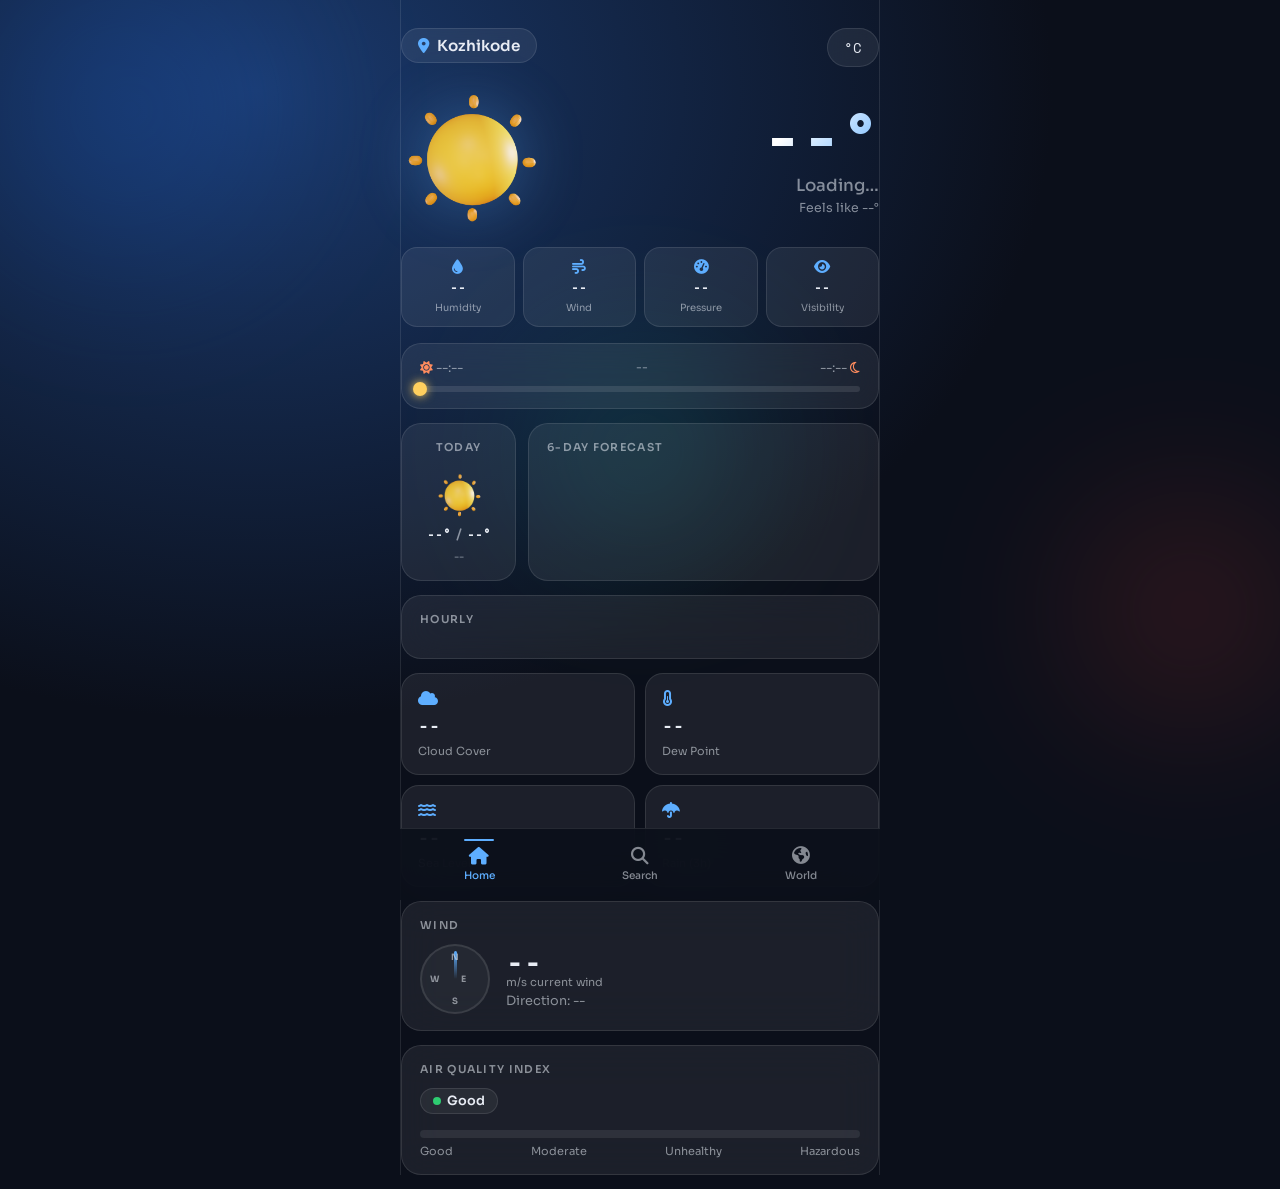
<file: Weather/index.html>
<!DOCTYPE html>
<html lang="en">
<head>
  <meta charset="UTF-8"/>
  <meta name="viewport" content="width=device-width,initial-scale=1.0"/>
  <link rel="icon" type="image/png" href="img/icon.png"/>
  <link rel="stylesheet" href="https://cdnjs.cloudflare.com/ajax/libs/font-awesome/6.4.0/css/all.min.css"/>
  <link href="https://fonts.googleapis.com/css2?family=Sora:wght@300;400;500;600;700&family=Space+Mono:wght@400;700&display=swap" rel="stylesheet"/>
  <link rel="stylesheet" href="css/style.css"/>
  <title>Nimbus Weather</title>
</head>
<body>

<!-- ═══ WEATHER BACKGROUND ═══ -->
<div id="weather-bg">
  <div class="bg-orbs">
    <div class="orb orb-1"></div>
    <div class="orb orb-2"></div>
    <div class="orb orb-3"></div>
  </div>
  <div class="rain-wrap" id="rain-wrap"></div>
  <div class="snow-wrap" id="snow-wrap"></div>
  <div class="cloud-drift" id="cloud-drift"></div>
  <div class="sun-rays" id="sun-rays"></div>
  <div class="lightning-flash"></div>
</div>

<!-- ═══ SKELETON ═══ -->
<div id="skeleton-screen">
  <div class="sk-header">
    <div class="sk sk-pill"></div>
    <div class="sk sk-btn"></div>
  </div>
  <div class="sk-hero">
    <div class="sk sk-icon"></div>
    <div class="sk-temp-block">
      <div class="sk sk-temp"></div>
      <div class="sk sk-desc"></div>
      <div class="sk sk-feels"></div>
    </div>
  </div>
  <div class="sk-pills">
    <div class="sk sk-pill-item"></div>
    <div class="sk sk-pill-item"></div>
    <div class="sk sk-pill-item"></div>
    <div class="sk sk-pill-item"></div>
  </div>
  <div class="sk sk-card" style="height:72px;"></div>
  <div class="sk-cards-row">
    <div class="sk sk-today"></div>
    <div class="sk sk-forecast">
      <div class="sk sk-card-title"></div>
      <div class="sk-fc-row">
        <div class="sk sk-fc-item"></div>
        <div class="sk sk-fc-item"></div>
        <div class="sk sk-fc-item"></div>
        <div class="sk sk-fc-item"></div>
      </div>
    </div>
  </div>
  <div class="sk sk-hourly">
    <div class="sk sk-card-title"></div>
    <div class="sk-hr-row">
      <div class="sk sk-hr-item"></div><div class="sk sk-hr-item"></div>
      <div class="sk sk-hr-item"></div><div class="sk sk-hr-item"></div>
      <div class="sk sk-hr-item"></div>
    </div>
  </div>
  <div class="sk-details">
    <div class="sk sk-detail-item"></div><div class="sk sk-detail-item"></div>
    <div class="sk sk-detail-item"></div><div class="sk sk-detail-item"></div>
  </div>
  <div class="sk sk-extra">
    <div class="sk sk-card-title"></div>
    <div class="sk-extra-row">
      <div class="sk sk-extra-item"></div>
      <div class="sk sk-extra-item"></div>
      <div class="sk sk-extra-item"></div>
    </div>
  </div>
</div>

<!-- ═══ APP ═══ -->
<div id="app">

  <header class="app-header">
    <div class="header-left">
      <div class="location-pill">
        <i class="fa-solid fa-location-dot pulse-icon"></i>
        <span id="city-name">Detecting…</span>
      </div>
      <div id="last-updated" class="last-updated"></div>
    </div>
    <button class="unit-toggle" id="unit-toggle"><span id="unit-label">°C</span></button>
  </header>

  <section class="hero-section">
    <div class="hero-icon-wrap">
      <div class="icon-glow" id="icon-glow"></div>
      <img class="hero-icon float-anim" id="hero-icon" src="img/sun.png" alt="weather"/>
    </div>
    <div class="hero-temp-block">
      <div class="hero-temp" id="hero-temp">--°</div>
      <div class="hero-desc" id="hero-desc">Loading…</div>
      <div class="hero-feels" id="hero-feels">Feels like --°</div>
    </div>
  </section>

  <div class="stat-pills">
    <div class="pill"><i class="fa-solid fa-droplet"></i><span id="stat-humidity">--</span><small>Humidity</small></div>
    <div class="pill"><i class="fa-solid fa-wind"></i><span id="stat-wind">--</span><small>Wind</small></div>
    <div class="pill"><i class="fa-solid fa-gauge-high"></i><span id="stat-pressure">--</span><small>Pressure</small></div>
    <div class="pill"><i class="fa-solid fa-eye"></i><span id="stat-visibility">--</span><small>Visibility</small></div>
  </div>

  <!-- Sun Arc -->
  <div class="glass-card sun-card">
    <div class="sun-arc-label">
      <div><i class="fa-solid fa-sun"></i> <span id="sunrise-time">--:--</span></div>
      <div class="arc-center-label" id="sun-arc-time">--</div>
      <div><span id="sunset-time">--:--</span> <i class="fa-regular fa-moon"></i></div>
    </div>
    <div class="sun-arc-track">
      <div class="sun-arc-bar" id="sun-arc-bar"></div>
      <div class="sun-dot" id="sun-dot"></div>
    </div>
  </div>

  <!-- Today + 6-day -->
  <div class="cards-row">
    <div class="glass-card today-card">
      <div class="card-title">TODAY</div>
      <img class="forecast-img" id="today-icon" src="img/sun.png" alt=""/>
      <div class="today-temps">
        <span id="today-min">--°</span><span class="sep">/</span><span id="today-max">--°</span>
      </div>
      <div class="today-label" id="today-label">--</div>
    </div>
    <div class="glass-card forecast-card">
      <div class="card-title">6-DAY FORECAST</div>
      <div class="forecast-scroll" id="forecast-box"></div>
    </div>
  </div>

  <!-- Hourly -->
  <div class="glass-card hourly-card">
    <div class="card-title">HOURLY</div>
    <div class="hourly-scroll" id="hourly-box"></div>
  </div>

  <!-- Details Grid -->
  <div class="details-grid">
    <div class="detail-tile"><i class="fa-solid fa-cloud"></i><div class="detail-val" id="detail-cloud">--</div><div class="detail-lbl">Cloud Cover</div></div>
    <div class="detail-tile"><i class="fa-solid fa-temperature-half"></i><div class="detail-val" id="detail-dew">--</div><div class="detail-lbl">Dew Point</div></div>
    <div class="detail-tile"><i class="fa-solid fa-water"></i><div class="detail-val" id="detail-sea">--</div><div class="detail-lbl">Sea Level</div></div>
    <div class="detail-tile"><i class="fa-solid fa-umbrella"></i><div class="detail-val" id="detail-rain">--</div><div class="detail-lbl">Rain (3h)</div></div>
  </div>

  <!-- Wind Compass Card -->
  <div class="glass-card wind-card">
    <div class="card-title">WIND</div>
    <div class="wind-compass-row">
      <div class="compass">
        <div class="compass-needle" id="compass-needle"></div>
        <div class="compass-dirs">
          <span class="dir-n">N</span><span class="dir-s">S</span>
          <span class="dir-e">E</span><span class="dir-w">W</span>
        </div>
      </div>
      <div class="wind-info">
        <div class="wind-speed-big" id="wind-speed-big">--</div>
        <div class="wind-unit-small">m/s current wind</div>
        <div class="wind-dir-text" id="wind-dir-text">Direction: --</div>
        <div class="wind-gust" id="wind-gust"></div>
      </div>
    </div>
  </div>

  <!-- Air Quality placeholder card -->
  <div class="glass-card aqi-card">
    <div class="card-title">AIR QUALITY INDEX</div>
    <div class="aqi-badge"><div class="aqi-dot" id="aqi-dot" style="background:#2ecc71"></div><span id="aqi-label">Good</span></div>
    <div class="aqi-bar-wrap"><div class="aqi-bar" id="aqi-bar" style="background:#2ecc71;width:0%"></div></div>
    <div class="aqi-label-row"><span>Good</span><span>Moderate</span><span>Unhealthy</span><span>Hazardous</span></div>
  </div>

</div><!-- #app -->

<!-- Skeleton Nav -->
<nav class="bottom-nav">
  <a href="index.html" class="nav-item active"><i class="fa-solid fa-house"></i><span>Home</span></a>
  <a href="search.html" class="nav-item"><i class="fa-solid fa-magnifying-glass"></i><span>Search</span></a>
  <a href="world.html" class="nav-item"><i class="fa-solid fa-earth-americas"></i><span>World</span></a>
</nav>

<script src="js/main.js"></script>
</body>
</html>
</file>
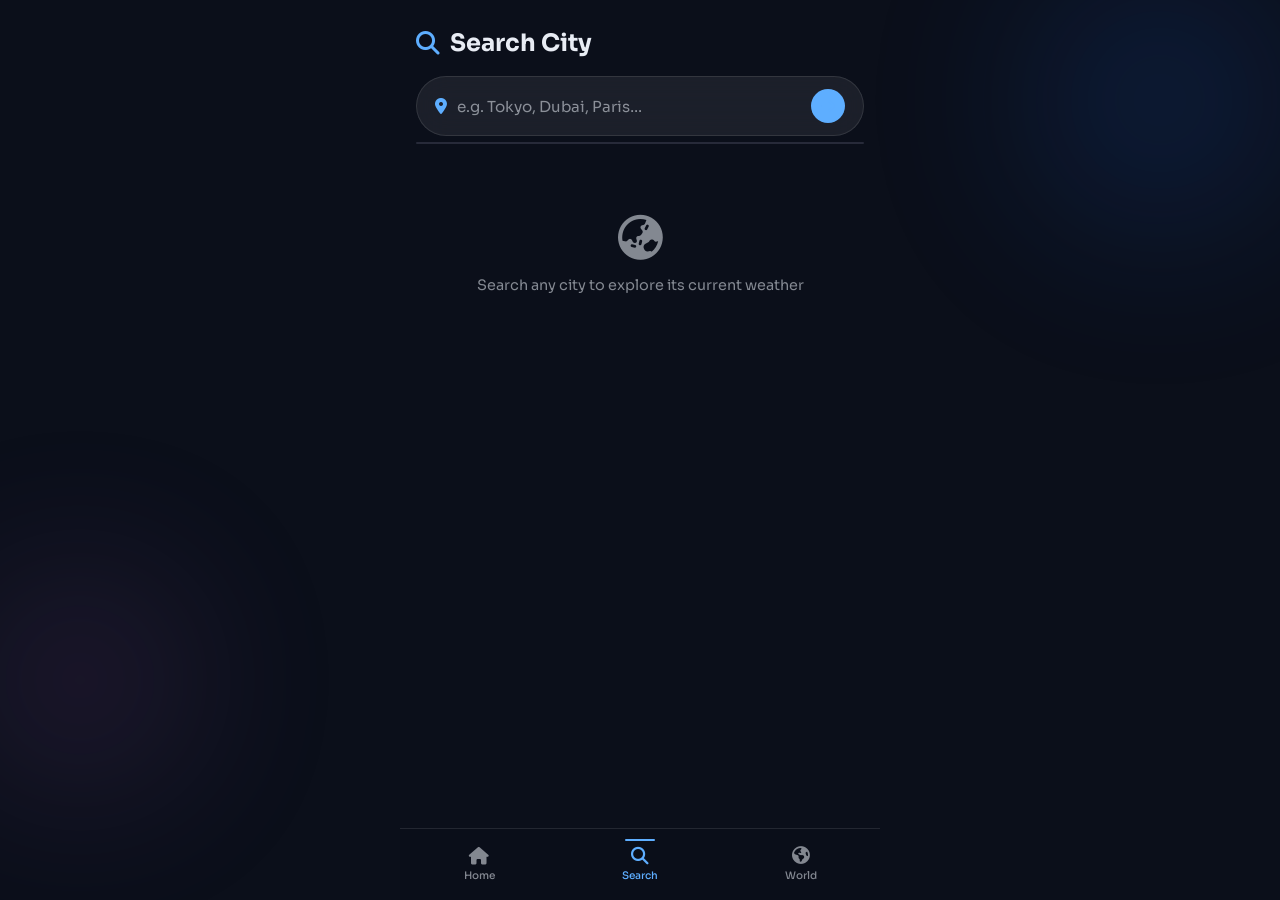
<file: Weather/search.html>
<!DOCTYPE html>
<html lang="en">
<head>
  <meta charset="UTF-8"/>
  <meta name="viewport" content="width=device-width,initial-scale=1.0"/>
  <link rel="icon" type="image/png" href="img/icon.png"/>
  <link rel="stylesheet" href="https://cdnjs.cloudflare.com/ajax/libs/font-awesome/6.4.0/css/all.min.css"/>
  <link href="https://fonts.googleapis.com/css2?family=Sora:wght@300;400;500;600;700&family=Space+Mono:wght@400;700&display=swap" rel="stylesheet"/>
  <link rel="stylesheet" href="css/search.css"/>
  <title>Nimbus — Search</title>
</head>
<body>
<div class="bg-orbs">
  <div class="orb orb-1"></div>
  <div class="orb orb-2"></div>
</div>

<div id="app">
  <header class="page-header">
    <h1 class="page-title"><i class="fa-solid fa-magnifying-glass"></i> Search City</h1>
  </header>

  <div class="search-wrap">
    <div class="search-bar">
      <i class="fa-solid fa-location-dot"></i>
      <input class="search-input" id="search-input" type="text" placeholder="e.g. Tokyo, Dubai, Paris…" autocomplete="off"/>
      <button class="search-btn" id="search-btn"><i class="fa-solid fa-arrow-right"></i></button>
    </div>
    <div class="search-suggestions" id="suggestions"></div>
  </div>

  <!-- Skeleton (hidden by default, shown during search) -->
  <div id="search-skeleton" style="display:none;">
    <div class="glass-card" style="padding:20px;">
      <div style="display:flex;justify-content:space-between;align-items:flex-start;margin-bottom:16px;">
        <div><div class="sk" style="width:120px;height:22px;border-radius:8px;margin-bottom:8px;"></div><div class="sk" style="width:80px;height:14px;border-radius:6px;"></div></div>
        <div class="sk" style="width:50px;height:30px;border-radius:50px;"></div>
      </div>
      <div style="display:flex;align-items:center;gap:14px;">
        <div class="sk" style="width:90px;height:90px;border-radius:50%;flex-shrink:0;"></div>
        <div style="flex:1;display:flex;flex-direction:column;gap:10px;align-items:flex-end;">
          <div class="sk" style="width:100px;height:46px;border-radius:10px;"></div>
          <div class="sk" style="width:80px;height:16px;border-radius:6px;"></div>
          <div class="sk" style="width:60px;height:13px;border-radius:6px;"></div>
        </div>
      </div>
    </div>
    <div style="display:grid;grid-template-columns:repeat(4,1fr);gap:8px;margin-bottom:12px;">
      <div class="sk" style="height:70px;border-radius:16px;"></div>
      <div class="sk" style="height:70px;border-radius:16px;"></div>
      <div class="sk" style="height:70px;border-radius:16px;"></div>
      <div class="sk" style="height:70px;border-radius:16px;"></div>
    </div>
    <div class="sk" style="height:100px;border-radius:20px;margin-bottom:12px;"></div>
    <div class="sk" style="height:140px;border-radius:20px;margin-bottom:12px;"></div>
  </div>

  <div class="state-msg" id="msg-idle">
    <i class="fa-solid fa-earth-asia state-icon"></i>
    <p>Search any city to explore its current weather</p>
  </div>
  <div class="state-msg hidden" id="msg-error">
    <i class="fa-solid fa-triangle-exclamation state-icon error-icon"></i>
    <p id="error-text">City not found. Please try another name.</p>
  </div>

  <div id="result-area" class="hidden">
    <div class="result-hero glass-card">
      <div class="result-city-row">
        <div>
          <div class="result-city" id="r-city">--</div>
          <div class="result-country" id="r-country">--</div>
        </div>
        <button class="unit-btn" id="unit-toggle">°C</button>
      </div>
      <div class="result-main-row">
        <div class="result-icon-wrap"><img class="result-icon float-anim" id="r-icon" src="img/sun.png" alt=""/></div>
        <div class="result-temp-block">
          <div class="result-temp" id="r-temp">--°</div>
          <div class="result-desc" id="r-desc">--</div>
          <div class="result-feels" id="r-feels">Feels like --°</div>
        </div>
      </div>
    </div>

    <div class="stat-grid">
      <div class="stat-card"><i class="fa-solid fa-wind"></i><div class="sv" id="r-wind">--</div><div class="sl">Wind</div></div>
      <div class="stat-card"><i class="fa-solid fa-droplet"></i><div class="sv" id="r-humid">--</div><div class="sl">Humidity</div></div>
      <div class="stat-card"><i class="fa-solid fa-gauge-high"></i><div class="sv" id="r-pressure">--</div><div class="sl">Pressure</div></div>
      <div class="stat-card"><i class="fa-solid fa-eye"></i><div class="sv" id="r-vis">--</div><div class="sl">Visibility</div></div>
      <div class="stat-card"><i class="fa-solid fa-sun"></i><div class="sv" id="r-sunrise">--</div><div class="sl">Sunrise</div></div>
      <div class="stat-card"><i class="fa-regular fa-moon"></i><div class="sv" id="r-sunset">--</div><div class="sl">Sunset</div></div>
      <div class="stat-card"><i class="fa-solid fa-temperature-high"></i><div class="sv" id="r-minmax">--</div><div class="sl">Min/Max</div></div>
      <div class="stat-card"><i class="fa-solid fa-cloud"></i><div class="sv" id="r-cloud">--</div><div class="sl">Clouds</div></div>
    </div>

    <!-- Wind Compass (search) -->
    <div class="glass-card">
      <div class="card-title">WIND</div>
      <div class="wind-compass-row">
        <div class="compass">
          <div class="compass-needle" id="r-compass-needle"></div>
          <div class="compass-dirs">
            <span class="dir-n">N</span><span class="dir-s">S</span>
            <span class="dir-e">E</span><span class="dir-w">W</span>
          </div>
        </div>
        <div style="flex:1;">
          <div class="wind-speed-big" id="r-wind-speed">--</div>
          <div class="wind-unit-small">m/s current wind</div>
          <div class="wind-dir-text" id="r-wind-dir">Direction: --</div>
          <div class="wind-gust" id="r-wind-gust"></div>
        </div>
      </div>
    </div>

    <div class="glass-card">
      <div class="card-title">5-DAY FORECAST</div>
      <div class="forecast-scroll" id="r-forecast"></div>
    </div>
  </div>
</div>

<nav class="bottom-nav">
  <a href="index.html" class="nav-item"><i class="fa-solid fa-house"></i><span>Home</span></a>
  <a href="search.html" class="nav-item active"><i class="fa-solid fa-magnifying-glass"></i><span>Search</span></a>
  <a href="world.html" class="nav-item"><i class="fa-solid fa-earth-americas"></i><span>World</span></a>
</nav>

<script src="js/search.js"></script>
</body>
</html>
</file>
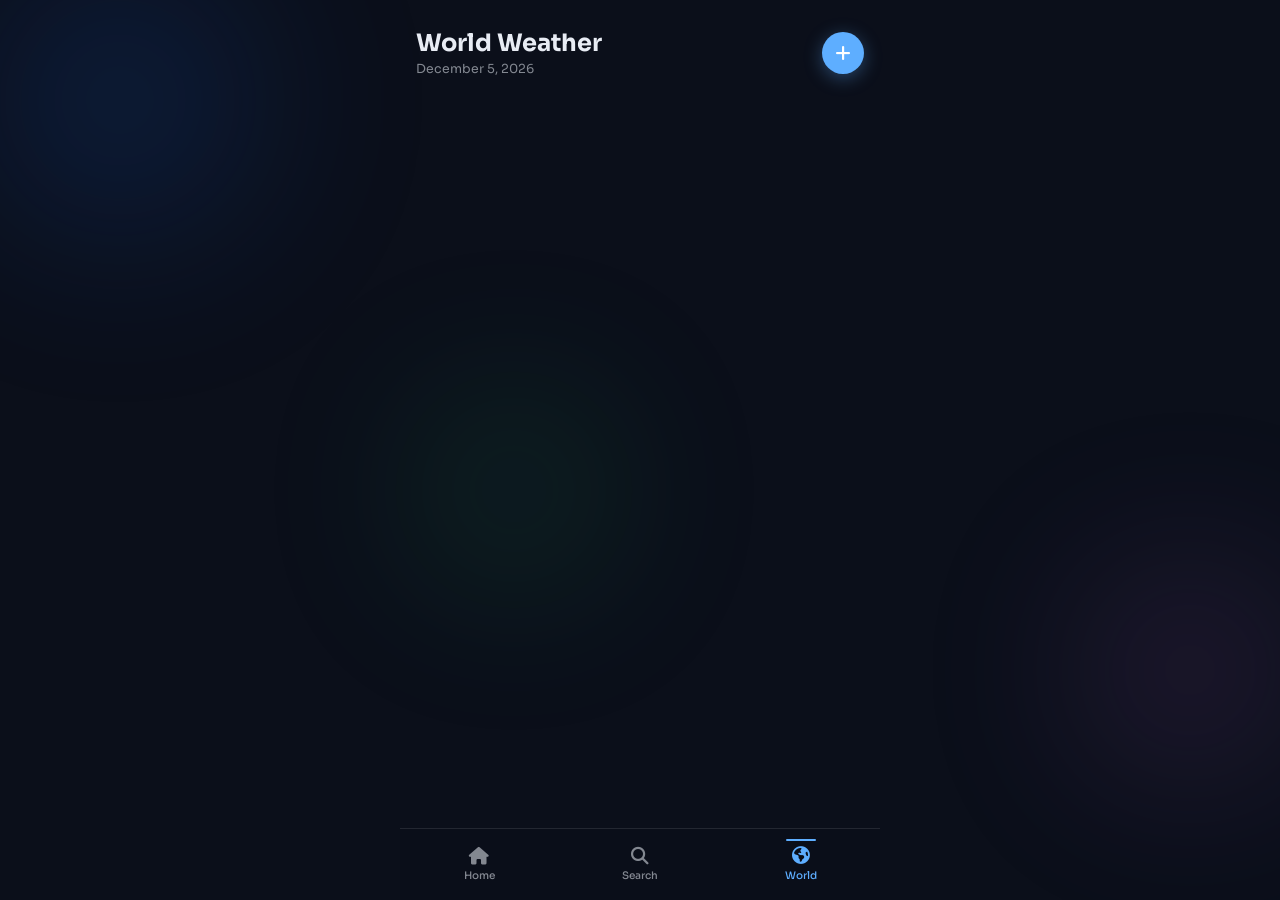
<file: Weather/world.html>
<!DOCTYPE html>
<html lang="en">
<head>
  <meta charset="UTF-8" />
  <meta name="viewport" content="width=device-width, initial-scale=1.0" />
  <link rel="icon" type="image/png" href="img/icon.png" />
  <link rel="stylesheet" href="https://cdnjs.cloudflare.com/ajax/libs/font-awesome/6.4.0/css/all.min.css" />
  <link href="https://fonts.googleapis.com/css2?family=Sora:wght@300;400;500;600;700&family=Space+Mono:wght@400;700&display=swap" rel="stylesheet" />
  <link rel="stylesheet" href="css/world.css" />
  <title>Nimbus — World</title>
</head>
<body>
  <div class="bg-orbs">
    <div class="orb orb-1"></div>
    <div class="orb orb-2"></div>
    <div class="orb orb-3"></div>
  </div>

  <div id="app">
    <header class="world-header">
      <div>
        <h1 class="world-title">World Weather</h1>
        <div class="world-date" id="world-date"></div>
      </div>
      <button class="add-btn" id="add-btn" title="Add city">
        <i class="fa-solid fa-plus" id="add-icon"></i>
      </button>
    </header>

    <!-- Add City Drawer -->
    <div class="add-drawer glass-card" id="add-drawer">
      <div class="drawer-title">Add a city</div>
      <div class="drawer-search">
        <i class="fa-solid fa-location-dot"></i>
        <input type="text" class="drawer-input" id="drawer-input" placeholder="City name…" autocomplete="off" />
        <button class="drawer-go" id="drawer-go"><i class="fa-solid fa-plus"></i></button>
      </div>
      <div class="drawer-msg" id="drawer-msg"></div>
    </div>

    <!-- City Grid -->
    <div class="city-grid" id="city-grid">
      <!-- Cards populated by JS -->
    </div>

    <!-- Empty hint -->
    <div class="empty-hint" id="empty-hint" style="display:none">
      <i class="fa-solid fa-earth-americas"></i>
      <p>No cities added yet. Tap <strong>+</strong> to start.</p>
    </div>
  </div>

  <nav class="bottom-nav">
    <a href="index.html" class="nav-item">
      <i class="fa-solid fa-house"></i><span>Home</span>
    </a>
    <a href="search.html" class="nav-item">
      <i class="fa-solid fa-magnifying-glass"></i><span>Search</span>
    </a>
    <a href="world.html" class="nav-item active">
      <i class="fa-solid fa-earth-americas"></i><span>World</span>
    </a>
  </nav>

  <script src="js/world.js"></script>
</body>
</html>
</file>
<file: Weather/css/style.css>
@import url("https://fonts.googleapis.com/css2?family=Sora:wght@300;400;500;600;700&family=Space+Mono:wght@400;700&display=swap");

*,*::before,*::after{margin:0;padding:0;box-sizing:border-box;list-style:none;text-decoration:none;}
:root{
  --bg:#0b0f1a;--surface:rgba(255,255,255,0.07);--surface-hover:rgba(255,255,255,0.12);
  --border:rgba(255,255,255,0.1);--text:#e8ecf4;--text-muted:rgba(232,236,244,0.55);
  --accent:#5eaeff;--accent2:#ff8c5e;--nav-h:72px;--radius:20px;
  --font:'Sora',sans-serif;--mono:'Space Mono',monospace;
}
html{font-size:16px;}
body{font-family:var(--font);background:var(--bg);color:var(--text);min-height:100vh;overflow-x:hidden;}

/* ═══════════════════════════════════════════════
   WEATHER REACTIVE BACKGROUNDS
═══════════════════════════════════════════════ */
#weather-bg{
  position:fixed;inset:0;z-index:0;overflow:hidden;pointer-events:none;
  transition:background 2s ease;
}
/* default */
#weather-bg{background:radial-gradient(ellipse at 20% 10%,#1a3a6e 0%,#0b0f1a 55%);}
body.weather-clear   #weather-bg{background:radial-gradient(ellipse at 30% 0%,#1a4fa8 0%,#0b1a35 45%,#0b0f1a 70%);}
body.weather-rain    #weather-bg{background:radial-gradient(ellipse at 50% 0%,#1a2a4a 0%,#0d1520 55%);}
body.weather-storm   #weather-bg{background:radial-gradient(ellipse at 50% 0%,#1a1040 0%,#0a0a18 60%);}
body.weather-snow    #weather-bg{background:radial-gradient(ellipse at 50% 0%,#1e3050 0%,#0b1828 55%);}
body.weather-clouds  #weather-bg{background:radial-gradient(ellipse at 30% 0%,#1c2840 0%,#0f1520 55%);}
body.weather-haze    #weather-bg{background:radial-gradient(ellipse at 50% 20%,#2a2410 0%,#141208 55%);}

/* ── Orbs (fallback atmosphere) */
.bg-orbs{position:absolute;inset:0;pointer-events:none;}
.orb{position:absolute;border-radius:50%;filter:blur(80px);opacity:0.3;transition:background 2s,opacity 2s;}
.orb-1{width:420px;height:420px;background:radial-gradient(circle,#1a5fd4,transparent 70%);top:-100px;left:-80px;animation:o1 14s ease-in-out infinite;}
.orb-2{width:340px;height:340px;background:radial-gradient(circle,#c0392b,transparent 70%);bottom:120px;right:-80px;animation:o2 18s ease-in-out infinite;}
.orb-3{width:280px;height:280px;background:radial-gradient(circle,#1abc9c,transparent 70%);top:50%;left:50%;transform:translate(-50%,-50%);animation:o3 22s ease-in-out infinite;}
@keyframes o1{0%,100%{transform:translate(0,0)}33%{transform:translate(50px,30px)}66%{transform:translate(-20px,60px)}}
@keyframes o2{0%,100%{transform:translate(0,0)}50%{transform:translate(-70px,-50px)}}
@keyframes o3{0%,100%{transform:translate(-50%,-50%)}25%{transform:translate(-40%,-60%)}75%{transform:translate(-60%,-40%)}}

/* ══ RAIN ══ */
.rain-wrap{position:absolute;inset:0;overflow:hidden;opacity:0;transition:opacity 1.5s;}
body.weather-rain .rain-wrap,body.weather-storm .rain-wrap{opacity:1;}
.raindrop{
  position:absolute;top:-20px;width:1.5px;border-radius:2px;
  background:linear-gradient(to bottom,transparent,rgba(130,180,255,0.7));
  animation:rainFall linear infinite;
}
@keyframes rainFall{to{transform:translateY(110vh) translateX(30px);}}

/* ══ SNOW ══ */
.snow-wrap{position:absolute;inset:0;overflow:hidden;opacity:0;transition:opacity 1.5s;}
body.weather-snow .snow-wrap{opacity:1;}
.snowflake{
  position:absolute;top:-10px;border-radius:50%;
  background:rgba(220,240,255,0.85);
  animation:snowFall linear infinite;
}
@keyframes snowFall{to{transform:translateY(110vh) translateX(var(--drift));}}

/* ══ SUN RAYS ══ */
.sun-rays{
  position:absolute;top:-200px;left:50%;transform:translateX(-50%);
  width:600px;height:600px;opacity:0;transition:opacity 2s;
}
body.weather-clear .sun-rays{opacity:0.18;}
.ray{
  position:absolute;top:50%;left:50%;transform-origin:0 0;
  width:300px;height:2px;
  background:linear-gradient(to right,rgba(255,220,80,0.8),transparent);
  animation:rayRotate 12s linear infinite;
}
@keyframes rayRotate{to{transform:rotate(360deg);}}

/* ══ LIGHTNING ══ */
.lightning-flash{
  position:absolute;inset:0;background:#fff;
  opacity:0;pointer-events:none;
  animation:none;
}
body.weather-storm .lightning-flash{animation:lightning 8s infinite;}
@keyframes lightning{0%,9%,11%,14%,16%,100%{opacity:0}10%{opacity:0.06}15%{opacity:0.04}}

/* ══ CLOUD DRIFT (mist/haze/clouds) ══ */
.cloud-drift{position:absolute;inset:0;overflow:hidden;opacity:0;transition:opacity 2s;}
body.weather-clouds .cloud-drift,body.weather-haze .cloud-drift{opacity:0.25;}
.drift-cloud{
  position:absolute;border-radius:50%;
  background:rgba(200,210,230,0.15);
  filter:blur(40px);
  animation:cloudDrift linear infinite;
}
@keyframes cloudDrift{from{transform:translateX(-200px)}to{transform:translateX(calc(100vw + 200px))}}

/* ═══════════════════════════════════════════════
   SKELETON LOADER
═══════════════════════════════════════════════ */
#skeleton-screen{
  position:relative;z-index:2;max-width:480px;margin:0 auto;
  padding:0 16px calc(var(--nav-h)+24px);
}
#skeleton-screen.hidden{display:none;}
.sk{
  background:linear-gradient(90deg,rgba(255,255,255,0.06) 0%,rgba(255,255,255,0.12) 50%,rgba(255,255,255,0.06) 100%);
  background-size:200% 100%;animation:shimmer 1.6s infinite;border-radius:12px;
}
@keyframes shimmer{to{background-position:-200% 0;}}
.sk-header{display:flex;justify-content:space-between;align-items:center;padding:28px 0 12px;}
.sk-pill{width:140px;height:38px;border-radius:50px;}
.sk-btn{width:60px;height:36px;border-radius:50px;}
.sk-hero{display:flex;align-items:center;justify-content:space-between;padding:16px 0;}
.sk-icon{width:130px;height:130px;border-radius:50%;}
.sk-temp-block{display:flex;flex-direction:column;align-items:flex-end;gap:10px;}
.sk-temp{width:120px;height:58px;border-radius:12px;}
.sk-desc{width:90px;height:20px;border-radius:8px;}
.sk-feels{width:70px;height:16px;border-radius:8px;}
.sk-pills{display:grid;grid-template-columns:repeat(4,1fr);gap:8px;margin-bottom:16px;}
.sk-pill-item{height:76px;border-radius:16px;}
.sk-card{border-radius:20px;margin-bottom:14px;}
.sk-card-inner{padding:16px 18px;}
.sk-card-title{width:80px;height:14px;border-radius:6px;margin-bottom:12px;}
.sk-sun-row{display:flex;justify-content:space-between;margin-bottom:10px;}
.sk-sun-t{width:50px;height:14px;border-radius:6px;}
.sk-sun-bar{height:6px;border-radius:99px;width:100%;}
.sk-cards-row{display:grid;grid-template-columns:110px 1fr;gap:12px;margin-bottom:14px;}
.sk-today{height:180px;border-radius:20px;}
.sk-forecast{border-radius:20px;padding:16px;}
.sk-fc-row{display:flex;gap:8px;overflow:hidden;}
.sk-fc-item{flex-shrink:0;width:64px;height:110px;border-radius:14px;}
.sk-hourly{border-radius:20px;padding:16px;margin-bottom:14px;}
.sk-hr-row{display:flex;gap:10px;}
.sk-hr-item{flex-shrink:0;width:56px;height:88px;border-radius:14px;}
.sk-details{display:grid;grid-template-columns:1fr 1fr;gap:10px;margin-bottom:14px;}
.sk-detail-item{height:90px;border-radius:18px;}
.sk-extra{border-radius:20px;padding:16px;margin-bottom:14px;}
.sk-extra-row{display:flex;gap:10px;}
.sk-extra-item{flex:1;height:70px;border-radius:14px;}

/* ═══════════════════════════════════════════════
   APP SHELL
═══════════════════════════════════════════════ */
#app{
  position:relative;z-index:2;max-width:480px;margin:0 auto;
  padding:0 16px calc(var(--nav-h)+24px);min-height:100vh;
  opacity:0;transition:opacity 0.6s ease;
}
#app.visible{opacity:1;}

/* ── Header */
.app-header{display:flex;justify-content:space-between;align-items:flex-start;padding:28px 0 12px;}
.header-left{display:flex;flex-direction:column;gap:4px;}
.location-pill{
  display:inline-flex;align-items:center;gap:8px;
  background:var(--surface);border:1px solid var(--border);
  border-radius:50px;padding:7px 16px;font-weight:600;font-size:0.95rem;
  backdrop-filter:blur(12px);transition:background 0.3s;
}
.location-pill:hover{background:var(--surface-hover);}
.pulse-icon{color:var(--accent);animation:iconPulse 2.4s ease-in-out infinite;}
@keyframes iconPulse{0%,100%{transform:scale(1);opacity:1;}50%{transform:scale(1.25);opacity:0.7;}}
.last-updated{font-size:0.72rem;color:var(--text-muted);padding-left:6px;}
.unit-toggle{
  background:var(--surface);border:1px solid var(--border);color:var(--text);
  border-radius:50px;padding:8px 16px;font-family:var(--mono);font-size:0.9rem;
  cursor:pointer;transition:all 0.25s;backdrop-filter:blur(12px);
}
.unit-toggle:hover{background:var(--surface-hover);color:var(--accent);}

/* ── Hero */
.hero-section{
  display:flex;align-items:center;justify-content:space-between;
  padding:10px 0 18px;
  animation:fadeInUp 0.6s ease both 0.05s;
}
@keyframes fadeInUp{from{opacity:0;transform:translateY(20px);}to{opacity:1;transform:translateY(0);}}
.hero-icon-wrap{position:relative;width:140px;height:140px;flex-shrink:0;}
.icon-glow{
  position:absolute;inset:0;border-radius:50%;filter:blur(30px);opacity:0.5;
  background:radial-gradient(circle,var(--accent) 0%,transparent 70%);
  transition:background 1s ease;
}
.hero-icon{width:140px;height:140px;object-fit:contain;position:relative;z-index:1;}
.float-anim{animation:floatY 4s ease-in-out infinite;}
@keyframes floatY{0%,100%{transform:translateY(0);}50%{transform:translateY(-10px);}}
.hero-temp-block{text-align:right;}
.hero-temp{
  font-family:var(--mono);font-size:4.2rem;font-weight:700;line-height:1;letter-spacing:-2px;
  background:linear-gradient(135deg,#fff 30%,var(--accent));
  -webkit-background-clip:text;-webkit-text-fill-color:transparent;background-clip:text;
}
.hero-desc{font-size:1.05rem;font-weight:500;color:var(--text-muted);margin-top:6px;text-transform:capitalize;}
.hero-feels{font-size:0.78rem;color:var(--text-muted);margin-top:4px;}

/* ── Stat Pills */
.stat-pills{
  display:grid;grid-template-columns:repeat(4,1fr);gap:8px;margin-bottom:16px;
  animation:fadeInUp 0.6s ease both 0.1s;
}
.pill{
  background:var(--surface);border:1px solid var(--border);border-radius:16px;padding:12px 8px;
  display:flex;flex-direction:column;align-items:center;gap:4px;
  backdrop-filter:blur(14px);transition:all 0.25s;
}
.pill:hover{background:var(--surface-hover);transform:translateY(-3px);}
.pill i{font-size:0.9rem;color:var(--accent);}
.pill span{font-family:var(--mono);font-size:0.8rem;font-weight:700;}
.pill small{font-size:0.62rem;color:var(--text-muted);text-align:center;}

/* ── Glass Card */
.glass-card{
  background:var(--surface);border:1px solid var(--border);border-radius:var(--radius);
  padding:16px 18px;backdrop-filter:blur(20px);margin-bottom:14px;
  animation:fadeInUp 0.6s ease both;
}
.card-title{font-size:0.68rem;font-weight:600;letter-spacing:0.12em;color:var(--text-muted);margin-bottom:12px;text-transform:uppercase;}

/* ── Sun Arc */
.sun-card{animation-delay:0.15s;}
.sun-arc-label{display:flex;justify-content:space-between;font-size:0.8rem;color:var(--text-muted);margin-bottom:10px;}
.sun-arc-label i{color:var(--accent2);}
.arc-center-label{font-size:0.72rem;color:var(--text-muted);}
.sun-arc-track{position:relative;height:6px;background:rgba(255,255,255,0.1);border-radius:99px;overflow:visible;}
.sun-arc-bar{height:100%;border-radius:99px;width:0%;background:linear-gradient(90deg,var(--accent2),#ffcf5e);transition:width 1.4s cubic-bezier(0.4,0,0.2,1);}
.sun-dot{
  position:absolute;top:50%;transform:translate(-50%,-50%);
  width:14px;height:14px;border-radius:50%;
  background:#ffcf5e;box-shadow:0 0 10px #ffcf5e;
  left:0%;transition:left 1.4s cubic-bezier(0.4,0,0.2,1);
}

/* ── Cards Row — FIXED ALIGNMENT */
.cards-row{
  display:grid;grid-template-columns:115px 1fr;gap:12px;margin-bottom:14px;
  animation:fadeInUp 0.6s ease both 0.2s;
}
.today-card{
  display:flex;flex-direction:column;align-items:center;
  gap:6px;text-align:center;margin-bottom:0;padding:16px 10px;
}
.forecast-img{width:46px;height:46px;object-fit:contain;}
.today-temps{font-family:var(--mono);font-size:0.82rem;font-weight:700;display:flex;gap:2px;align-items:center;}
.today-temps .sep{color:var(--text-muted);margin:0 2px;}
.today-label{font-size:0.65rem;color:var(--text-muted);text-transform:capitalize;line-height:1.3;text-align:center;}

.forecast-card{margin-bottom:0;display:flex;flex-direction:column;}
.forecast-scroll{
  display:grid;grid-auto-flow:column;grid-auto-columns:60px;
  gap:7px;overflow-x:auto;padding-bottom:4px;scrollbar-width:none;
}
.forecast-scroll::-webkit-scrollbar{display:none;}
.fc-item{
  background:rgba(255,255,255,0.05);border:1px solid var(--border);
  border-radius:13px;padding:8px 6px;
  display:flex;flex-direction:column;align-items:center;gap:4px;
  width:60px;transition:all 0.25s;cursor:default;
}
.fc-item:hover{background:var(--surface-hover);transform:translateY(-3px);}
.fc-item .fc-day{font-size:0.65rem;font-weight:600;color:var(--text-muted);}
.fc-item img{width:26px;height:26px;object-fit:contain;}
.fc-item .fc-temp{font-family:var(--mono);font-size:0.72rem;white-space:nowrap;}
.fc-item .fc-desc{font-size:0.57rem;color:var(--text-muted);text-align:center;text-transform:capitalize;line-height:1.2;}

/* ── Hourly */
.hourly-card{animation-delay:0.25s;}
.hourly-scroll{display:flex;gap:9px;overflow-x:auto;padding-bottom:4px;scrollbar-width:none;}
.hourly-scroll::-webkit-scrollbar{display:none;}
.hr-item{
  flex-shrink:0;display:flex;flex-direction:column;align-items:center;gap:4px;
  background:rgba(255,255,255,0.05);border:1px solid var(--border);
  border-radius:13px;padding:9px 8px;min-width:54px;transition:all 0.25s;
}
.hr-item:hover{background:var(--surface-hover);transform:translateY(-3px);}
.hr-item .hr-time{font-size:0.61rem;color:var(--text-muted);}
.hr-item img{width:24px;height:24px;object-fit:contain;}
.hr-item .hr-temp{font-family:var(--mono);font-size:0.72rem;font-weight:700;}
.hr-item .hr-pop{font-size:0.57rem;color:#5eaeff;}

/* ── Details Grid */
.details-grid{
  display:grid;grid-template-columns:1fr 1fr;gap:10px;margin-bottom:14px;
  animation:fadeInUp 0.6s ease both 0.3s;
}
.detail-tile{
  background:var(--surface);border:1px solid var(--border);border-radius:18px;padding:16px;
  display:flex;flex-direction:column;gap:6px;backdrop-filter:blur(14px);transition:all 0.25s;
}
.detail-tile:hover{background:var(--surface-hover);transform:translateY(-2px);}
.detail-tile i{font-size:1rem;color:var(--accent);}
.detail-val{font-family:var(--mono);font-size:1.1rem;font-weight:700;}
.detail-lbl{font-size:0.7rem;color:var(--text-muted);}

/* ── Air Quality Card */
.aqi-card{animation-delay:0.35s;}
.aqi-bar-wrap{background:rgba(255,255,255,0.08);border-radius:99px;height:8px;overflow:hidden;margin:10px 0 6px;}
.aqi-bar{height:100%;border-radius:99px;transition:width 1.4s cubic-bezier(0.4,0,0.2,1);width:0%;}
.aqi-label-row{display:flex;justify-content:space-between;font-size:0.7rem;color:var(--text-muted);}
.aqi-badge{
  display:inline-flex;align-items:center;gap:6px;
  background:rgba(255,255,255,0.06);border:1px solid var(--border);
  border-radius:99px;padding:4px 12px;font-size:0.8rem;font-weight:600;margin-bottom:6px;
}
.aqi-dot{width:8px;height:8px;border-radius:50%;}

/* ── Wind Compass Card */
.wind-card{animation-delay:0.38s;}
.wind-compass-row{display:flex;align-items:center;gap:16px;}
.compass{
  width:70px;height:70px;border-radius:50%;
  border:2px solid var(--border);background:rgba(255,255,255,0.04);
  position:relative;flex-shrink:0;display:flex;align-items:center;justify-content:center;
}
.compass-needle{
  position:absolute;width:3px;height:28px;border-radius:2px;
  background:linear-gradient(to bottom,var(--accent),transparent);
  transform-origin:50% 100%;bottom:50%;left:50%;margin-left:-1.5px;
  transition:transform 1.2s cubic-bezier(0.4,0,0.2,1);
}
.compass-dirs{position:absolute;inset:0;}
.compass-dirs span{
  position:absolute;font-size:0.55rem;font-weight:700;color:var(--text-muted);
  left:50%;top:50%;transform:translate(-50%,-50%);
}
.compass-dirs .dir-n{transform:translate(-50%,-230%);}
.compass-dirs .dir-s{transform:translate(-50%,130%);}
.compass-dirs .dir-e{transform:translate(120%,-50%);}
.compass-dirs .dir-w{transform:translate(-280%,-50%);}
.wind-info{flex:1;}
.wind-speed-big{font-family:var(--mono);font-size:1.8rem;font-weight:700;line-height:1;}
.wind-unit-small{font-size:0.7rem;color:var(--text-muted);}
.wind-dir-text{font-size:0.8rem;color:var(--text-muted);margin-top:4px;}
.wind-gust{font-size:0.72rem;color:var(--accent2);margin-top:2px;}

/* ── Bottom Nav */
.bottom-nav{
  position:fixed;bottom:0;left:50%;transform:translateX(-50%);
  width:100%;max-width:480px;display:flex;justify-content:space-around;align-items:center;
  height:var(--nav-h);background:rgba(11,15,26,0.88);border-top:1px solid var(--border);
  backdrop-filter:blur(24px);z-index:100;
}
.nav-item{
  display:flex;flex-direction:column;align-items:center;gap:4px;
  color:var(--text-muted);font-size:0.65rem;font-weight:500;
  padding:8px 24px;border-radius:14px;transition:all 0.25s;position:relative;
}
.nav-item i{font-size:1.1rem;transition:all 0.25s;}
.nav-item.active{color:var(--accent);}
.nav-item.active::before{
  content:'';position:absolute;top:0;left:50%;transform:translateX(-50%);
  width:30px;height:2px;border-radius:99px;background:var(--accent);
}
.nav-item:hover{color:var(--text);}

/* ── Responsive */
@media(min-width:520px){#app{border-left:1px solid var(--border);border-right:1px solid var(--border);}}
@media(max-width:360px){.stat-pills{grid-template-columns:repeat(2,1fr);}.hero-temp{font-size:3.4rem;}.cards-row{grid-template-columns:100px 1fr;}}
</file>
<file: Weather/css/search.css>
@import url("https://fonts.googleapis.com/css2?family=Sora:wght@300;400;500;600;700&family=Space+Mono:wght@400;700&display=swap");

*, *::before, *::after {
  margin: 0; padding: 0; box-sizing: border-box;
  list-style: none; text-decoration: none;
}
:root {
  --bg:            #0b0f1a;
  --surface:       rgba(255,255,255,0.07);
  --surface-hover: rgba(255,255,255,0.12);
  --border:        rgba(255,255,255,0.1);
  --text:          #e8ecf4;
  --text-muted:    rgba(232,236,244,0.55);
  --accent:        #5eaeff;
  --accent2:       #ff8c5e;
  --nav-h:         72px;
  --radius:        20px;
  --font:          'Sora', sans-serif;
  --mono:          'Space Mono', monospace;
}
body {
  font-family: var(--font);
  background: var(--bg);
  color: var(--text);
  min-height: 100vh;
  overflow-x: hidden;
}

/* Orbs */
.bg-orbs { position: fixed; inset: 0; z-index: 0; pointer-events: none; overflow: hidden; }
.orb { position: absolute; border-radius: 50%; filter: blur(90px); opacity: 0.3; }
.orb-1 { width: 360px; height: 360px; background: radial-gradient(circle, #1a5fd4, transparent 70%); top: -80px; right: -60px; animation: orbA 16s ease-in-out infinite; }
.orb-2 { width: 280px; height: 280px; background: radial-gradient(circle, #9b59b6, transparent 70%); bottom: 80px; left: -60px; animation: orbB 20s ease-in-out infinite; }
@keyframes orbA { 0%,100%{transform:translate(0,0)} 50%{transform:translate(-40px,30px)} }
@keyframes orbB { 0%,100%{transform:translate(0,0)} 50%{transform:translate(50px,-40px)} }

#app {
  position: relative; z-index: 1;
  max-width: 480px; margin: 0 auto;
  padding: 0 16px calc(var(--nav-h) + 24px);
  min-height: 100vh;
}

/* Header */
.page-header { padding: 28px 0 18px; }
.page-title {
  font-size: 1.5rem; font-weight: 700;
  display: flex; align-items: center; gap: 10px;
}
.page-title i { color: var(--accent); }

/* Search bar */
.search-wrap { position: relative; margin-bottom: 20px; }
.search-bar {
  display: flex; align-items: center; gap: 10px;
  background: var(--surface); border: 1px solid var(--border);
  border-radius: 50px; padding: 12px 18px;
  backdrop-filter: blur(16px);
  transition: border-color 0.3s;
}
.search-bar:focus-within { border-color: var(--accent); }
.search-bar i { color: var(--accent); font-size: 1rem; flex-shrink: 0; }
.search-input {
  flex: 1; background: none; border: none; outline: none;
  color: var(--text); font-family: var(--font); font-size: 0.95rem;
}
.search-input::placeholder { color: var(--text-muted); }
.search-btn {
  background: var(--accent); border: none; color: #fff;
  width: 34px; height: 34px; border-radius: 50%;
  display: flex; align-items: center; justify-content: center;
  cursor: pointer; flex-shrink: 0;
  transition: transform 0.2s, background 0.2s;
}
.search-btn:hover { transform: scale(1.1); background: #3d9bff; }

/* Suggestions */
.search-suggestions {
  position: absolute; top: calc(100% + 6px); left: 0; right: 0;
  background: rgba(15,20,35,0.95); border: 1px solid var(--border);
  border-radius: 16px; overflow: hidden; z-index: 10;
  backdrop-filter: blur(20px);
}
.sug-item {
  padding: 12px 18px; cursor: pointer; font-size: 0.88rem;
  transition: background 0.2s; display: flex; align-items: center; gap: 10px;
}
.sug-item:hover { background: var(--surface-hover); }
.sug-item i { color: var(--text-muted); font-size: 0.8rem; }

/* State messages */
.state-msg {
  display: flex; flex-direction: column;
  align-items: center; justify-content: center;
  gap: 14px; padding: 60px 30px; text-align: center;
}
.state-msg.hidden { display: none; }
.state-icon { font-size: 2.8rem; color: var(--text-muted); }
.error-icon { color: #e74c3c !important; }
.state-msg p { color: var(--text-muted); font-size: 0.9rem; line-height: 1.5; }

/* Glass card */
.glass-card {
  background: var(--surface); border: 1px solid var(--border);
  border-radius: var(--radius); padding: 18px;
  backdrop-filter: blur(20px); margin-bottom: 12px;
}
.card-title {
  font-size: 0.68rem; font-weight: 600; letter-spacing: 0.12em;
  color: var(--text-muted); margin-bottom: 12px; text-transform: uppercase;
}

/* Result area */
#result-area.hidden { display: none; }
#result-area { animation: fadeUp 0.5s ease both; }
@keyframes fadeUp {
  from { opacity: 0; transform: translateY(16px); }
  to   { opacity: 1; transform: translateY(0); }
}

/* Result hero */
.result-hero { margin-bottom: 12px; }
.result-city-row {
  display: flex; justify-content: space-between; align-items: flex-start;
  margin-bottom: 12px;
}
.result-city { font-size: 1.5rem; font-weight: 700; }
.result-country { font-size: 0.78rem; color: var(--text-muted); margin-top: 2px; }
.unit-btn {
  background: var(--surface); border: 1px solid var(--border);
  color: var(--text); border-radius: 50px; padding: 6px 14px;
  font-family: var(--mono); font-size: 0.85rem; cursor: pointer;
  transition: all 0.2s;
}
.unit-btn:hover { background: var(--surface-hover); color: var(--accent); }

.result-main-row { display: flex; align-items: center; gap: 14px; }
.result-icon-wrap { flex-shrink: 0; }
.result-icon { width: 100px; height: 100px; object-fit: contain; }
.float-anim { animation: floatY 4s ease-in-out infinite; }
@keyframes floatY {
  0%,100% { transform: translateY(0); }
  50%      { transform: translateY(-8px); }
}
.result-temp {
  font-family: var(--mono); font-size: 3.2rem; font-weight: 700;
  line-height: 1; letter-spacing: -2px;
  background: linear-gradient(135deg, #fff 30%, var(--accent));
  -webkit-background-clip: text; -webkit-text-fill-color: transparent;
  background-clip: text;
}
.result-desc {
  font-size: 0.9rem; color: var(--text-muted);
  text-transform: capitalize; margin-top: 4px;
}
.result-feels { font-size: 0.75rem; color: var(--text-muted); margin-top: 2px; }

/* Stat grid */
.stat-grid {
  display: grid; grid-template-columns: repeat(4, 1fr);
  gap: 8px; margin-bottom: 12px;
}
.stat-card {
  background: var(--surface); border: 1px solid var(--border);
  border-radius: 16px; padding: 12px 8px;
  display: flex; flex-direction: column; align-items: center; gap: 5px;
  backdrop-filter: blur(14px); transition: all 0.25s;
}
.stat-card:hover { background: var(--surface-hover); transform: translateY(-3px); }
.stat-card i { font-size: 0.9rem; color: var(--accent); }
.stat-card .sv { font-family: var(--mono); font-size: 0.78rem; font-weight: 700; text-align: center; }
.stat-card .sl { font-size: 0.6rem; color: var(--text-muted); text-align: center; }

/* Forecast scroll */
.forecast-scroll {
  display: grid; grid-auto-flow: column; grid-auto-columns: 60px;
  gap: 7px; overflow-x: auto; padding-bottom: 4px; scrollbar-width: none;
}
.forecast-scroll::-webkit-scrollbar { display: none; }
.fc-item {
  background: rgba(255,255,255,0.05); border: 1px solid var(--border);
  border-radius: 13px; padding: 8px 6px;
  display: flex; flex-direction: column; align-items: center; gap: 4px;
  width: 60px; transition: all 0.25s;
}
.fc-item:hover { background: var(--surface-hover); transform: translateY(-3px); }
.fc-item .fc-day { font-size: 0.65rem; font-weight: 600; color: var(--text-muted); }
.fc-item img { width: 26px; height: 26px; object-fit: contain; }
.fc-item .fc-temp { font-family: var(--mono); font-size: 0.72rem; white-space: nowrap; }
.fc-item .fc-desc { font-size: 0.58rem; color: var(--text-muted); text-align: center; text-transform: capitalize; line-height: 1.2; }

/* Bottom Nav */
.bottom-nav {
  position: fixed; bottom: 0; left: 50%; transform: translateX(-50%);
  width: 100%; max-width: 480px;
  display: flex; justify-content: space-around; align-items: center;
  height: var(--nav-h);
  background: rgba(11,15,26,0.85);
  border-top: 1px solid var(--border);
  backdrop-filter: blur(24px); z-index: 100;
}
.nav-item {
  display: flex; flex-direction: column; align-items: center;
  gap: 4px; color: var(--text-muted); font-size: 0.65rem;
  font-weight: 500; padding: 8px 24px; border-radius: 14px;
  transition: all 0.25s; position: relative;
}
.nav-item i { font-size: 1.1rem; transition: all 0.25s; }
.nav-item.active { color: var(--accent); }
.nav-item.active::before {
  content: ''; position: absolute; top: 0; left: 50%;
  transform: translateX(-50%);
  width: 30px; height: 2px; border-radius: 99px;
  background: var(--accent);
}
.nav-item:hover { color: var(--text); }

@media (max-width: 360px) {
  .stat-grid { grid-template-columns: repeat(2, 1fr); }
}

/* ── Skeleton additions for search page ── */
.sk{
  background:linear-gradient(90deg,rgba(255,255,255,0.06) 0%,rgba(255,255,255,0.12) 50%,rgba(255,255,255,0.06) 100%);
  background-size:200% 100%;animation:shimmer 1.6s infinite;border-radius:12px;
}
@keyframes shimmer{to{background-position:-200% 0;}}

/* ── Wind card in search ── */
.glass-card .wind-compass-row{display:flex;align-items:center;gap:16px;}
.glass-card .compass{
  width:64px;height:64px;border-radius:50%;border:2px solid var(--border);
  background:rgba(255,255,255,0.04);position:relative;flex-shrink:0;
  display:flex;align-items:center;justify-content:center;
}
.glass-card .compass-needle{
  position:absolute;width:3px;height:24px;border-radius:2px;
  background:linear-gradient(to bottom,var(--accent),transparent);
  transform-origin:50% 100%;bottom:50%;left:50%;margin-left:-1.5px;
  transition:transform 1.2s cubic-bezier(0.4,0,0.2,1);
}
.glass-card .compass-dirs{position:absolute;inset:0;}
.glass-card .compass-dirs span{
  position:absolute;font-size:0.52rem;font-weight:700;color:var(--text-muted);
  left:50%;top:50%;
}
.glass-card .dir-n{transform:translate(-50%,-230%)!important;}
.glass-card .dir-s{transform:translate(-50%,130%)!important;}
.glass-card .dir-e{transform:translate(120%,-50%)!important;}
.glass-card .dir-w{transform:translate(-280%,-50%)!important;}
.wind-speed-big{font-family:var(--mono);font-size:1.7rem;font-weight:700;line-height:1;}
.wind-unit-small{font-size:0.68rem;color:var(--text-muted);}
.wind-dir-text{font-size:0.78rem;color:var(--text-muted);margin-top:4px;}
.wind-gust{font-size:0.7rem;color:#ff8c5e;margin-top:2px;}

/* fix stat-grid to 2-col on small */
@media(max-width:380px){.stat-grid{grid-template-columns:repeat(2,1fr);}}
</file>
<file: Weather/css/world.css>
@import url("https://fonts.googleapis.com/css2?family=Sora:wght@300;400;500;600;700&family=Space+Mono:wght@400;700&display=swap");

*, *::before, *::after {
  margin: 0; padding: 0; box-sizing: border-box;
  list-style: none; text-decoration: none;
}
:root {
  --bg:            #0b0f1a;
  --surface:       rgba(255,255,255,0.07);
  --surface-hover: rgba(255,255,255,0.12);
  --border:        rgba(255,255,255,0.1);
  --text:          #e8ecf4;
  --text-muted:    rgba(232,236,244,0.55);
  --accent:        #5eaeff;
  --accent2:       #ff8c5e;
  --nav-h:         72px;
  --radius:        20px;
  --font:          'Sora', sans-serif;
  --mono:          'Space Mono', monospace;
}
body {
  font-family: var(--font);
  background: var(--bg); color: var(--text);
  min-height: 100vh; overflow-x: hidden;
}
.bg-orbs { position: fixed; inset: 0; z-index: 0; pointer-events: none; overflow: hidden; }
.orb { position: absolute; border-radius: 50%; filter: blur(90px); opacity: 0.28; }
.orb-1 { width: 400px; height: 400px; background: radial-gradient(circle, #1a5fd4, transparent 70%); top: -100px; left: -80px; animation: o1 14s ease-in-out infinite; }
.orb-2 { width: 300px; height: 300px; background: radial-gradient(circle, #9b59b6, transparent 70%); bottom: 80px; right: -60px; animation: o2 18s ease-in-out infinite; }
.orb-3 { width: 260px; height: 260px; background: radial-gradient(circle, #27ae60, transparent 70%); top: 40%; left: 30%; animation: o3 22s ease-in-out infinite; }
@keyframes o1{0%,100%{transform:translate(0,0)}50%{transform:translate(50px,30px)}}
@keyframes o2{0%,100%{transform:translate(0,0)}50%{transform:translate(-40px,-50px)}}
@keyframes o3{0%,100%{transform:translate(0,0)}50%{transform:translate(30px,-30px)}}

#app {
  position: relative; z-index: 1;
  max-width: 480px; margin: 0 auto;
  padding: 0 16px calc(var(--nav-h) + 24px);
  min-height: 100vh;
}

.world-header {
  display: flex; justify-content: space-between; align-items: center;
  padding: 28px 0 16px;
}
.world-title { font-size: 1.5rem; font-weight: 700; }
.world-date { font-size: 0.78rem; color: var(--text-muted); margin-top: 3px; }

.add-btn {
  width: 42px; height: 42px; border-radius: 50%;
  background: var(--accent); border: none; color: #fff;
  font-size: 1.1rem; cursor: pointer; display: flex;
  align-items: center; justify-content: center;
  transition: transform 0.3s, background 0.2s;
  box-shadow: 0 4px 18px rgba(94,174,255,0.35);
}
.add-btn.open { transform: rotate(45deg); background: #e74c3c; }
.add-btn:hover { transform: scale(1.1); }
.add-btn.open:hover { transform: rotate(45deg) scale(1.1); }

/* Drawer */
.glass-card {
  background: var(--surface); border: 1px solid var(--border);
  border-radius: var(--radius); padding: 18px;
  backdrop-filter: blur(20px); margin-bottom: 14px;
}
.add-drawer {
  display: none; animation: slideDown 0.3s ease both;
  margin-bottom: 16px;
}
.add-drawer.open { display: block; }
@keyframes slideDown {
  from { opacity: 0; transform: translateY(-12px); }
  to   { opacity: 1; transform: translateY(0); }
}
.drawer-title { font-size: 0.8rem; font-weight: 600; color: var(--text-muted); margin-bottom: 12px; letter-spacing: 0.05em; }
.drawer-search {
  display: flex; align-items: center; gap: 10px;
  background: rgba(255,255,255,0.05); border: 1px solid var(--border);
  border-radius: 50px; padding: 10px 16px;
  transition: border-color 0.3s;
}
.drawer-search:focus-within { border-color: var(--accent); }
.drawer-search i { color: var(--accent); font-size: 0.9rem; }
.drawer-input {
  flex: 1; background: none; border: none; outline: none;
  color: var(--text); font-family: var(--font); font-size: 0.9rem;
}
.drawer-input::placeholder { color: var(--text-muted); }
.drawer-go {
  background: var(--accent); border: none; color: #fff;
  width: 30px; height: 30px; border-radius: 50%;
  display: flex; align-items: center; justify-content: center;
  cursor: pointer; font-size: 0.85rem; flex-shrink: 0;
  transition: transform 0.2s;
}
.drawer-go:hover { transform: scale(1.1); }
.drawer-msg {
  margin-top: 10px; font-size: 0.8rem; min-height: 16px;
  text-align: center; color: var(--text-muted);
  transition: color 0.2s;
}
.drawer-msg.ok    { color: #2ecc71; }
.drawer-msg.error { color: #e74c3c; }

/* City Grid */
.city-grid {
  display: grid; grid-template-columns: 1fr 1fr;
  gap: 12px;
}
.city-card {
  background: var(--surface); border: 1px solid var(--border);
  border-radius: 22px; padding: 18px 16px;
  backdrop-filter: blur(16px);
  display: flex; flex-direction: column; gap: 4px;
  position: relative; overflow: hidden;
  transition: all 0.3s; cursor: default;
  animation: cardIn 0.4s ease both;
}
@keyframes cardIn {
  from { opacity: 0; transform: scale(0.9) translateY(10px); }
  to   { opacity: 1; transform: scale(1) translateY(0); }
}
.city-card:hover { background: var(--surface-hover); transform: translateY(-4px); box-shadow: 0 12px 32px rgba(0,0,0,0.3); }
.city-card .cc-remove {
  position: absolute; top: 10px; right: 10px;
  background: rgba(255,255,255,0.08); border: none; color: var(--text-muted);
  width: 24px; height: 24px; border-radius: 50%;
  display: flex; align-items: center; justify-content: center;
  font-size: 0.65rem; cursor: pointer;
  transition: all 0.2s; opacity: 0;
}
.city-card:hover .cc-remove { opacity: 1; }
.city-card .cc-remove:hover { background: rgba(231,76,60,0.4); color: #fff; }

.cc-name { font-size: 0.92rem; font-weight: 600; padding-right: 20px; }
.cc-country { font-size: 0.65rem; color: var(--text-muted); }
.cc-icon { width: 54px; height: 54px; object-fit: contain; margin: 6px 0; }
.cc-temp {
  font-family: var(--mono); font-size: 1.8rem; font-weight: 700; line-height: 1;
}
.cc-desc { font-size: 0.68rem; color: var(--text-muted); text-transform: capitalize; }
.cc-humid { font-size: 0.65rem; color: var(--accent); margin-top: 4px; }

.cc-skeleton {
  background: rgba(255,255,255,0.04); border: 1px solid var(--border);
  border-radius: 22px; padding: 18px; min-height: 160px;
  display: flex; flex-direction: column; gap: 8px; justify-content: center;
}
.skel-line {
  height: 12px; border-radius: 6px;
  background: linear-gradient(90deg, rgba(255,255,255,0.05) 0%, rgba(255,255,255,0.1) 50%, rgba(255,255,255,0.05) 100%);
  background-size: 200% 100%;
  animation: shimmer 1.4s infinite;
}
@keyframes shimmer { to { background-position: -200% 0; } }
.skel-line.short { width: 50%; }
.skel-line.icon  { width: 46px; height: 46px; border-radius: 50%; }

/* Empty hint */
.empty-hint {
  display: flex; flex-direction: column; align-items: center;
  gap: 12px; padding: 60px 20px; color: var(--text-muted); text-align: center;
}
.empty-hint i { font-size: 2.5rem; }
.empty-hint p { font-size: 0.88rem; }

/* Bottom Nav */
.bottom-nav {
  position: fixed; bottom: 0; left: 50%; transform: translateX(-50%);
  width: 100%; max-width: 480px;
  display: flex; justify-content: space-around; align-items: center;
  height: var(--nav-h);
  background: rgba(11,15,26,0.85);
  border-top: 1px solid var(--border);
  backdrop-filter: blur(24px); z-index: 100;
}
.nav-item {
  display: flex; flex-direction: column; align-items: center;
  gap: 4px; color: var(--text-muted); font-size: 0.65rem;
  font-weight: 500; padding: 8px 24px; border-radius: 14px;
  transition: all 0.25s; position: relative;
}
.nav-item i { font-size: 1.1rem; transition: all 0.25s; }
.nav-item.active { color: var(--accent); }
.nav-item.active::before {
  content: ''; position: absolute; top: 0; left: 50%;
  transform: translateX(-50%);
  width: 30px; height: 2px; border-radius: 99px;
  background: var(--accent);
}
.nav-item:hover { color: var(--text); }
</file>
